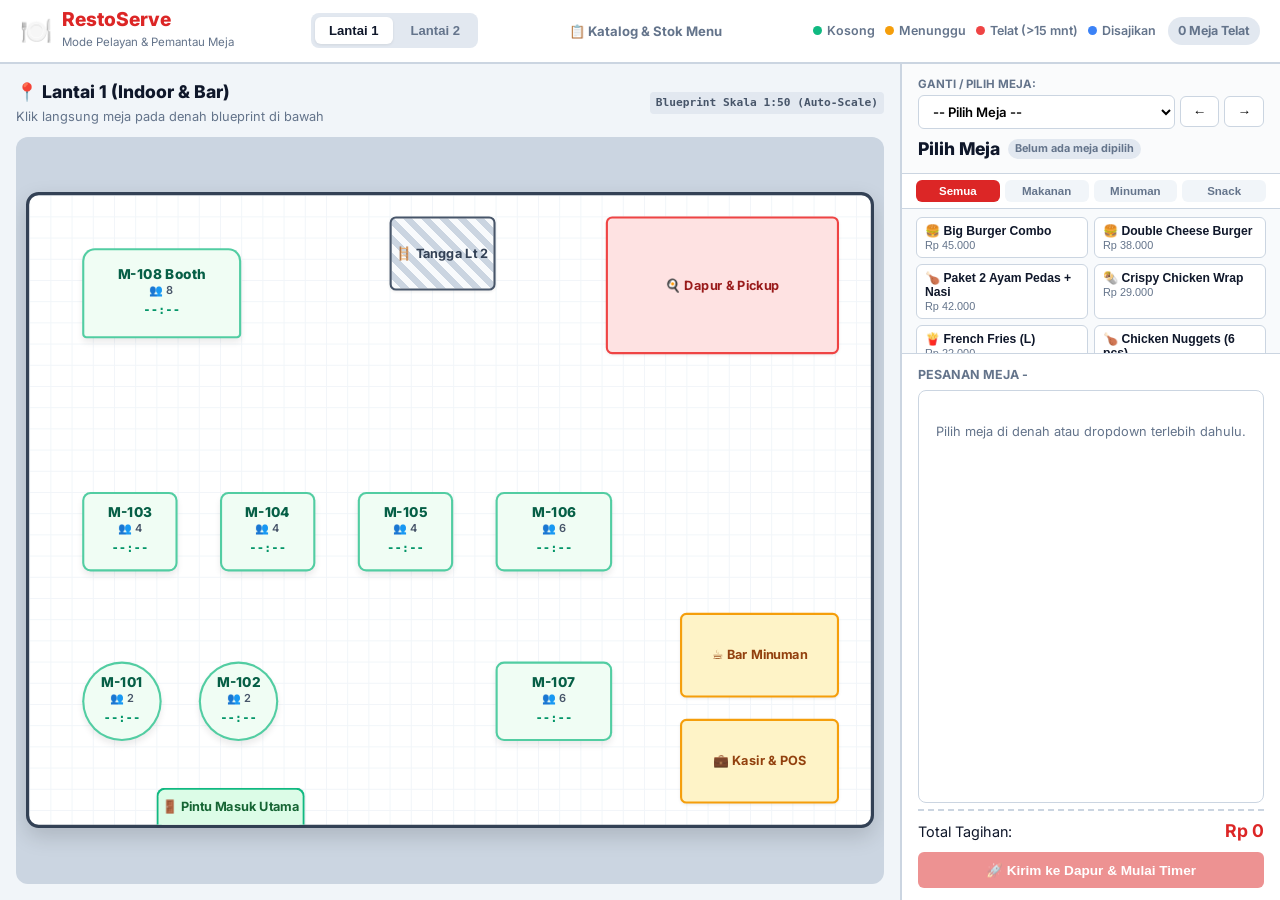
<file: index.html>
<!DOCTYPE html>
<html lang="id">
<head>
  <meta charset="UTF-8">
  <meta name="viewport" content="width=device-width, initial-scale=1.0">
  <title>RestoServe - Waiter & Table Management</title>
  
  <link rel="preconnect" href="https://fonts.googleapis.com">
  <link rel="preconnect" href="https://fonts.gstatic.com" crossorigin>
  <link href="https://fonts.googleapis.com/css2?family=Inter:wght@400;500;600;700;800&display=swap" rel="stylesheet">
  
  <link rel="stylesheet" href="css/style.css">
</head>
<body>

<!-- ================= TOPBAR NAVBAR ================= -->
  <header class="pos-topbar">
    <div class="brand">
      <span class="icon">🍽️</span>
      <div>
        <h1>RestoServe</h1>
        <small>Mode Pelayan & Pemantau Meja</small>
      </div>
    </div>

    <!-- Tombol Pengalih Lantai Denah -->
    <div class="floor-switcher">
      <button id="btn-floor-1" class="floor-btn active" onclick="switchFloor(1)">Lantai 1</button>
      <button id="btn-floor-2" class="floor-btn" onclick="switchFloor(2)">Lantai 2</button>
    </div>

    <!-- TAUTAN MENU MENU & STOK -->
    <div class="nav-links-quick">
      <a href="menu.html" class="floor-btn" style="text-decoration: none; display: inline-flex; align-items: center; gap: 5px;">
        📋 Katalog & Stok Menu
      </a>
    </div>

    <!-- Indikator Warna Status Meja & Badge Meja Telat -->
    <div class="top-status">
      <div class="legend">
        <span class="legend-item"><span class="dot available"></span> Kosong</span>
        <span class="legend-item"><span class="dot waiting"></span> Menunggu</span>
        <span class="legend-item"><span class="dot late"></span> Telat (>15 mnt)</span>
        <span class="legend-item"><span class="dot served"></span> Disajikan</span>
      </div>
      <div id="late-counter" class="late-badge">0 Meja Telat</div>
    </div>
  </header>

  <!-- ================= MAIN LAYOUT ================= -->
  <main class="pos-main">
    
    <!-- AREA KIRI: DENAH BLUEPRINT (FIXED VIRTUAL CANVAS) -->
    <section class="floor-area">
      <div class="floor-info-bar">
        <div>
          <h3 id="floor-title">📍 Lantai 1 (Indoor & Bar)</h3>
          <span id="floor-subtitle">Klik langsung meja pada denah blueprint di bawah</span>
        </div>
        <div class="blueprint-scale-tag">Blueprint Skala 1:50 (Auto-Scale)</div>
      </div>

      <!-- Wadah Viewport: Menjaga Rasio Denah Saat Resize -->
      <div class="blueprint-viewport" id="blueprint-viewport">
        <div class="blueprint-canvas" id="blueprint-canvas">
          <!-- Elemen arsitektur dan meja dirender oleh js/main.js -->
        </div>
      </div>
    </section>

    <!-- AREA KANAN: PANEL ORDER & DETAIL MEJA -->
    <aside class="order-panel" id="order-panel">
      
      <!-- Selector Meja: Dropdown & Tombol Navigasi -->
      <div class="panel-header">
        <div class="table-selector-group">
          <label for="table-dropdown-select" class="selector-label">Ganti / Pilih Meja:</label>
          <div class="selector-controls">
            <select id="table-dropdown-select" class="table-select-dropdown" onchange="selectTable(this.value)">
              <option value="">-- Pilih Meja --</option>
            </select>
            <button class="nav-table-btn" title="Meja Sebelumnya" onclick="navigateTable(-1)">&larr;</button>
            <button class="nav-table-btn" title="Meja Berikutnya" onclick="navigateTable(1)">&rarr;</button>
          </div>
          
          <div class="table-info-meta">
            <h2 id="active-table-title">Pilih Meja</h2>
            <span id="active-table-status" class="badge-status">Belum ada meja dipilih</span>
          </div>
        </div>

        <div id="active-timer-box" class="timer-display-box hidden">
          ⏱️ <span id="active-timer-val">00:00</span>
        </div>
      </div>

      <!-- Tab Kategori Menu -->
      <div class="menu-tabs">
        <button class="menu-tab-btn active" onclick="renderMenuList('all')">Semua</button>
        <button class="menu-tab-btn" onclick="renderMenuList('food')">Makanan</button>
        <button class="menu-tab-btn" onclick="renderMenuList('drink')">Minuman</button>
        <button class="menu-tab-btn" onclick="renderMenuList('snack')">Snack</button>
      </div>

      <!-- Daftar Pilihan Menu Cepat -->
      <div class="menu-items-grid" id="menu-items-container"></div>

      <!-- Detail Ringkasan Pesanan Meja Aktif -->
      <div class="order-summary-area">
        <h4>Pesanan Meja <span id="cart-table-badge">-</span></h4>
        <div class="order-list-box" id="order-items-container">
          <p class="empty-hint">Pilih meja di denah atau dropdown terlebih dahulu.</p>
        </div>
        
        <div class="total-row">
          <span>Total Tagihan:</span>
          <strong id="order-total-price">Rp 0</strong>
        </div>

        <!-- Tombol Aksi Pelayan -->
        <div class="action-buttons">
          <button id="btn-send-kitchen" class="action-btn btn-send" onclick="sendOrderToKitchen()" disabled>
            🚀 Kirim ke Dapur & Mulai Timer
          </button>
          <button id="btn-mark-served" class="action-btn btn-serve hidden" onclick="markOrderServed()">
            ✅ Makanan Sudah Sampai di Meja
          </button>
          <button id="btn-clear-table" class="action-btn btn-clear hidden" onclick="clearCurrentTable()">
            🧹 Kosongkan Meja
          </button>
        </div>
      </div>
    </aside>

  </main>

  <script src="js/main.js"></script>
</body>
</html>
</file>
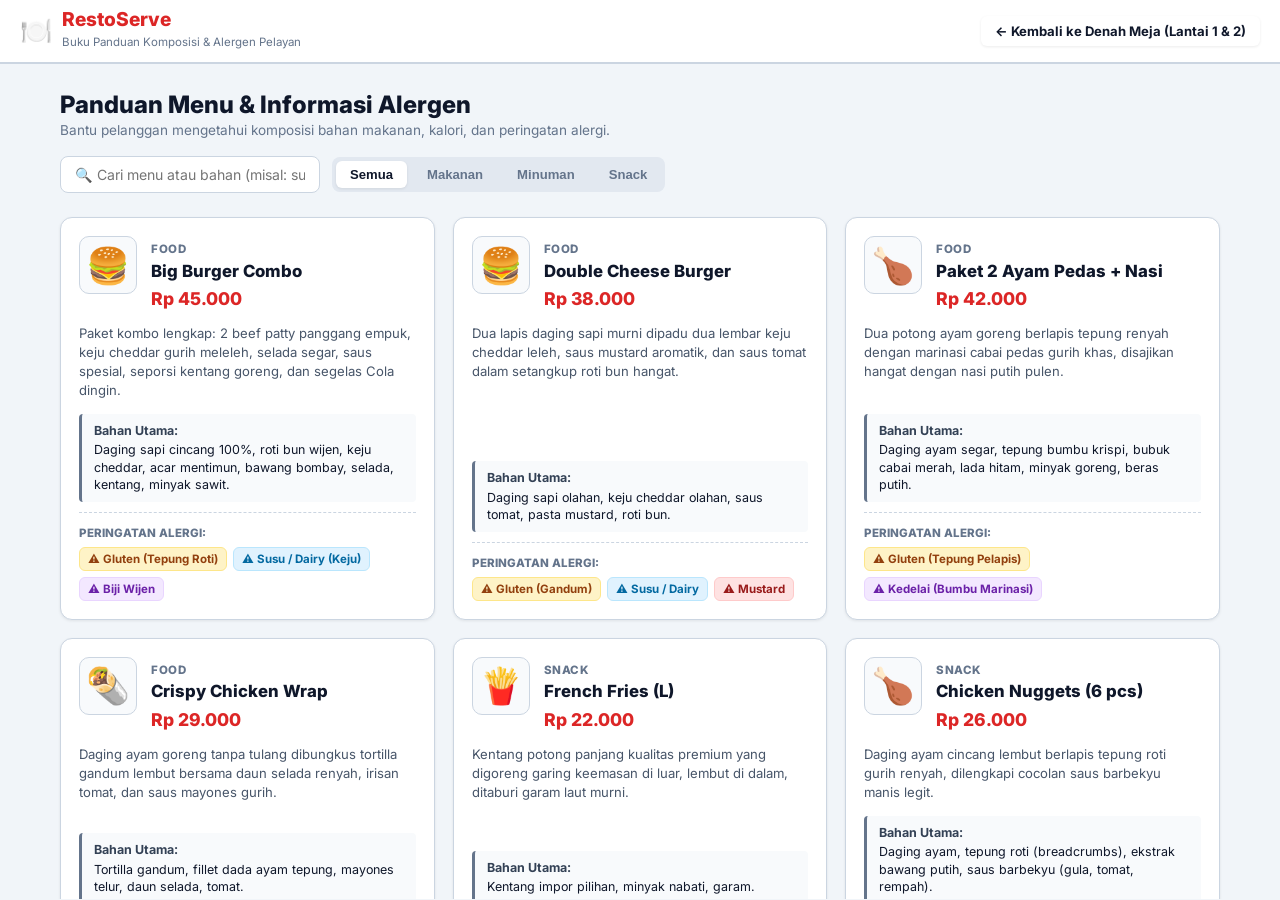
<file: menu.html>
<!DOCTYPE html>
<html lang="id">
<head>
  <meta charset="UTF-8">
  <meta name="viewport" content="width=device-width, initial-scale=1.0">
  <title>RestoServe - Informasi Menu, Komposisi & Alergen</title>
  
  <link rel="preconnect" href="https://fonts.googleapis.com">
  <link rel="preconnect" href="https://fonts.gstatic.com" crossorigin>
  <link href="https://fonts.googleapis.com/css2?family=Inter:wght@400;500;600;700;800&display=swap" rel="stylesheet">
  
  <link rel="stylesheet" href="css/style.css">
  <style>
    /* Styling khusus Panduan Komposisi & Alergen */
    .menu-page-container {
      max-width: 1200px;
      margin: 0 auto;
      padding: 24px 20px;
      width: 100%;
      overflow-y: auto;
      height: calc(100vh - 65px);
    }

    .menu-header-bar {
      display: flex;
      justify-content: space-between;
      align-items: center;
      flex-wrap: wrap;
      gap: 16px;
      margin-bottom: 24px;
    }

    .menu-header-bar h2 {
      font-size: 1.5rem;
      font-weight: 800;
      color: var(--text-dark);
    }

    .menu-header-bar p {
      font-size: 0.85rem;
      color: var(--text-muted);
    }

    .search-filter-controls {
      display: flex;
      gap: 12px;
      flex-wrap: wrap;
      align-items: center;
    }

    .search-input {
      padding: 9px 14px;
      border: 1px solid var(--border-color);
      border-radius: 8px;
      font-family: inherit;
      font-size: 0.88rem;
      width: 260px;
      outline: none;
      background-color: #ffffff;
    }

    .search-input:focus {
      border-color: var(--primary);
    }

    .category-filter-pills {
      display: flex;
      gap: 6px;
      background-color: #e2e8f0;
      padding: 4px;
      border-radius: 8px;
    }

    .filter-pill {
      padding: 6px 14px;
      border: none;
      background: transparent;
      font-size: 0.82rem;
      font-weight: 700;
      color: var(--text-muted);
      border-radius: 6px;
      cursor: pointer;
      transition: all 0.2s ease;
    }

    .filter-pill.active {
      background-color: #ffffff;
      color: var(--text-dark);
      box-shadow: var(--shadow-sm);
    }

    /* Grid Katalog Menu */
    .catalog-grid {
      display: grid;
      grid-template-columns: repeat(auto-fill, minmax(340px, 1fr));
      gap: 18px;
    }

    .menu-card-allergen {
      background-color: #ffffff;
      border: 1px solid var(--border-color);
      border-radius: 12px;
      padding: 18px;
      display: flex;
      flex-direction: column;
      justify-content: space-between;
      gap: 14px;
      box-shadow: var(--shadow-sm);
      transition: transform 0.15s ease, box-shadow 0.15s ease;
    }

    .menu-card-allergen:hover {
      box-shadow: var(--shadow-md);
      transform: translateY(-2px);
    }

    .card-top {
      display: flex;
      align-items: flex-start;
      gap: 14px;
    }

    .card-icon {
      font-size: 2.2rem;
      background-color: #f8fafc;
      border: 1px solid var(--border-color);
      width: 58px;
      height: 58px;
      display: flex;
      align-items: center;
      justify-content: center;
      border-radius: 10px;
      flex-shrink: 0;
    }

    .card-title-group {
      flex: 1;
    }

    .card-category {
      font-size: 0.72rem;
      font-weight: 800;
      text-transform: uppercase;
      color: var(--text-muted);
      letter-spacing: 0.5px;
    }

    .card-title {
      font-size: 1.05rem;
      font-weight: 800;
      color: var(--text-dark);
      margin-top: 1px;
    }

    .card-price {
      font-size: 1.1rem;
      font-weight: 800;
      color: var(--primary);
      margin-top: 4px;
    }

    .card-desc {
      font-size: 0.82rem;
      color: #475569;
      line-height: 1.45;
    }

    /* Bagian Komposisi & Alergen */
    .ingredients-box {
      background-color: #f8fafc;
      border-left: 3px solid #64748b;
      padding: 8px 12px;
      border-radius: 4px;
      font-size: 0.78rem;
    }

    .ingredients-box strong {
      display: block;
      color: #334155;
      margin-bottom: 2px;
    }

    .allergen-section {
      display: flex;
      flex-direction: column;
      gap: 6px;
      border-top: 1px dashed var(--border-color);
      padding-top: 12px;
    }

    .allergen-header {
      font-size: 0.72rem;
      font-weight: 800;
      text-transform: uppercase;
      color: #64748b;
    }

    .allergen-tags-list {
      display: flex;
      flex-wrap: wrap;
      gap: 6px;
    }

    .allergen-tag {
      font-size: 0.72rem;
      font-weight: 700;
      padding: 3px 8px;
      border-radius: 6px;
      display: inline-flex;
      align-items: center;
      gap: 4px;
    }

    /* Warna Khas Alergen */
    .tag-dairy { background-color: #e0f2fe; color: #0369a1; border: 1px solid #bae6fd; } /* Susu/Keju */
    .tag-gluten { background-color: #fef3c7; color: #92400e; border: 1px solid #fde68a; } /* Gandum/Tepung */
    .tag-egg { background-color: #ffedd5; color: #9a3412; border: 1px solid #fed7aa; } /* Telur */
    .tag-peanuts { background-color: #fee2e2; color: #991b1b; border: 1px solid #fecaca; } /* Kacang */
    .tag-soy { background-color: #f3e8ff; color: #6b21a8; border: 1px solid #e9d5ff; } /* Kedelai */
    .tag-safe { background-color: #dcfce7; color: #166534; border: 1px solid #bbf7d0; } /* Aman/Tanpa Alergen Umum */
  </style>
</head>
<body>

  <!-- ================= TOPBAR NAVBAR ================= -->
  <header class="pos-topbar">
    <div class="brand">
      <span class="icon">🍽️</span>
      <div>
        <h1>RestoServe</h1>
        <small>Buku Panduan Komposisi & Alergen Pelayan</small>
      </div>
    </div>

    <!-- Tombol Navigasi Cepat Kembali ke Denah -->
    <div>
      <a href="index.html" class="floor-btn active" style="text-decoration: none; display: inline-flex; align-items: center; gap: 6px;">
        &larr; Kembali ke Denah Meja (Lantai 1 & 2)
      </a>
    </div>
  </header>

  <!-- ================= KONTEN UTAMA ================= -->
  <main class="menu-page-container">
    
    <div class="menu-header-bar">
      <div>
        <h2>Panduan Menu & Informasi Alergen</h2>
        <p>Bantu pelanggan mengetahui komposisi bahan makanan, kalori, dan peringatan alergi.</p>
      </div>

      <div class="search-filter-controls">
        <input type="text" id="menu-search-input" class="search-input" placeholder="🔍 Cari menu atau bahan (misal: susu, kacang)..." oninput="handleSearchFilter()">
        
        <div class="category-filter-pills">
          <button class="filter-pill active" onclick="setCatalogCategory('all', this)">Semua</button>
          <button class="filter-pill" onclick="setCatalogCategory('food', this)">Makanan</button>
          <button class="filter-pill" onclick="setCatalogCategory('drink', this)">Minuman</button>
          <button class="filter-pill" onclick="setCatalogCategory('snack', this)">Snack</button>
        </div>
      </div>
    </div>

    <!-- Grid Kartu Menu -->
    <div class="catalog-grid" id="catalog-grid-container"></div>

  </main>

  <script>
    // Data Rinci Menu: Deskripsi Rasa, Bahan Utama, dan Peringatan Alergen
    const menuDetails = [
      {
        id: 'm1',
        name: 'Big Burger Combo',
        category: 'food',
        price: 45000,
        icon: '🍔',
        desc: 'Paket kombo lengkap: 2 beef patty panggang empuk, keju cheddar gurih meleleh, selada segar, saus spesial, seporsi kentang goreng, dan segelas Cola dingin.',
        ingredients: 'Daging sapi cincang 100%, roti bun wijen, keju cheddar, acar mentimun, bawang bombay, selada, kentang, minyak sawit.',
        allergens: [
          { name: 'Gluten (Tepung Roti)', type: 'tag-gluten' },
          { name: 'Susu / Dairy (Keju)', type: 'tag-dairy' },
          { name: 'Biji Wijen', type: 'tag-soy' }
        ]
      },
      {
        id: 'm2',
        name: 'Double Cheese Burger',
        category: 'food',
        price: 38000,
        icon: '🍔',
        desc: 'Dua lapis daging sapi murni dipadu dua lembar keju cheddar leleh, saus mustard aromatik, dan saus tomat dalam setangkup roti bun hangat.',
        ingredients: 'Daging sapi olahan, keju cheddar olahan, saus tomat, pasta mustard, roti bun.',
        allergens: [
          { name: 'Gluten (Gandum)', type: 'tag-gluten' },
          { name: 'Susu / Dairy', type: 'tag-dairy' },
          { name: 'Mustard', type: 'tag-peanuts' }
        ]
      },
      {
        id: 'm3',
        name: 'Paket 2 Ayam Pedas + Nasi',
        category: 'food',
        price: 42000,
        icon: '🍗',
        desc: 'Dua potong ayam goreng berlapis tepung renyah dengan marinasi cabai pedas gurih khas, disajikan hangat dengan nasi putih pulen.',
        ingredients: 'Daging ayam segar, tepung bumbu krispi, bubuk cabai merah, lada hitam, minyak goreng, beras putih.',
        allergens: [
          { name: 'Gluten (Tepung Pelapis)', type: 'tag-gluten' },
          { name: 'Kedelai (Bumbu Marinasi)', type: 'tag-soy' }
        ]
      },
      {
        id: 'm4',
        name: 'Crispy Chicken Wrap',
        category: 'food',
        price: 29000,
        icon: '🌯',
        desc: 'Daging ayam goreng tanpa tulang dibungkus tortilla gandum lembut bersama daun selada renyah, irisan tomat, dan saus mayones gurih.',
        ingredients: 'Tortilla gandum, fillet dada ayam tepung, mayones telur, daun selada, tomat.',
        allergens: [
          { name: 'Gluten (Tortilla)', type: 'tag-gluten' },
          { name: 'Telur (Mayones)', type: 'tag-egg' }
        ]
      },
      {
        id: 'm5',
        name: 'French Fries (L)',
        category: 'snack',
        price: 22000,
        icon: '🍟',
        desc: 'Kentang potong panjang kualitas premium yang digoreng garing keemasan di luar, lembut di dalam, ditaburi garam laut murni.',
        ingredients: 'Kentang impor pilihan, minyak nabati, garam.',
        allergens: [
          { name: 'Bebas Gluten / Tanpa Alergen Umum', type: 'tag-safe' }
        ]
      },
      {
        id: 'm6',
        name: 'Chicken Nuggets (6 pcs)',
        category: 'snack',
        price: 26000,
        icon: '🍗',
        desc: 'Daging ayam cincang lembut berlapis tepung roti gurih renyah, dilengkapi cocolan saus barbekyu manis legit.',
        ingredients: 'Daging ayam, tepung roti (breadcrumbs), ekstrak bawang putih, saus barbekyu (gula, tomat, rempah).',
        allergens: [
          { name: 'Gluten (Tepung Roti)', type: 'tag-gluten' },
          { name: 'Kedelai', type: 'tag-soy' }
        ]
      },
      {
        id: 'm7',
        name: 'Coca-Cola Dingin',
        category: 'drink',
        price: 12000,
        icon: '🥤',
        desc: 'Minuman kola berkarbonasi yang disajikan dingin dengan es batu kristal.',
        ingredients: 'Air berkarbonasi, sirup fruktosa, ekstrak karamel, perisa alami, kafein.',
        allergens: [
          { name: 'Bebas Alergen (Bebas Gluten & Susu)', type: 'tag-safe' }
        ]
      },
      {
        id: 'm8',
        name: 'Lemon Tea Segar',
        category: 'drink',
        price: 14000,
        icon: '🍋',
        desc: 'Seduhan daun teh hitam harum disatukan dengan perasan sari buah lemon asli dan rasa manis yang seimbang.',
        ingredients: 'Seduhan teh hitam, perasan sari buah lemon asli, gula tebu cair, air, es batu.',
        allergens: [
          { name: 'Bebas Alergen / 100% Nabati', type: 'tag-safe' }
        ]
      },
      {
        id: 'm9',
        name: 'Sundae Cokelat Belgia',
        category: 'snack',
        price: 16500,
        icon: '🍦',
        desc: 'Es krim lembut susu vanila dengan lumuran saus lelehan cokelat Belgia pekat yang nikmat dan kaya rasa.',
        ingredients: 'Susu sapi murni, krim susu kental, gula, pasta kakao Belgia, perisa vanila.',
        allergens: [
          { name: 'Susu / Laktosa (Dairy)', type: 'tag-dairy' },
          { name: 'Kedelai (Lesitin Cokelat)', type: 'tag-soy' }
        ]
      }
    ];

    let currentCategory = 'all';
    let searchQuery = '';

    function formatRupiah(amount) {
      return 'Rp ' + amount.toLocaleString('id-ID');
    }

    function renderCatalog() {
      const container = document.getElementById('catalog-grid-container');
      container.innerHTML = '';

      const filtered = menuDetails.filter(item => {
        const matchesCategory = currentCategory === 'all' || item.category === currentCategory;
        const matchesSearch = item.name.toLowerCase().includes(searchQuery.toLowerCase()) || 
                              item.desc.toLowerCase().includes(searchQuery.toLowerCase()) ||
                              item.ingredients.toLowerCase().includes(searchQuery.toLowerCase()) ||
                              item.allergens.some(a => a.name.toLowerCase().includes(searchQuery.toLowerCase()));
        return matchesCategory && matchesSearch;
      });

      if (filtered.length === 0) {
        container.innerHTML = `
          <div style="grid-column: 1 / -1; text-align: center; padding: 40px; color: var(--text-muted);">
            <p style="font-size: 1.1rem; font-weight: 700;">Menu / Bahan tidak ditemukan</p>
            <small>Coba gunakan kata kunci pencarian bahan lain seperti "susu", "gluten", atau "ayam".</small>
          </div>
        `;
        return;
      }

      filtered.forEach(item => {
        const card = document.createElement('article');
        card.className = 'menu-card-allergen';

        const allergenBadges = item.allergens.map(a => `
          <span class="allergen-tag ${a.type}">⚠️ ${a.name}</span>
        `).join('');

        card.innerHTML = `
          <div>
            <div class="card-top">
              <div class="card-icon">${item.icon}</div>
              <div class="card-title-group">
                <span class="card-category">${item.category}</span>
                <h3 class="card-title">${item.name}</h3>
                <div class="card-price">${formatRupiah(item.price)}</div>
              </div>
            </div>

            <p class="card-desc" style="margin-top: 12px;">${item.desc}</p>
          </div>

          <div style="display: flex; flex-direction: column; gap: 10px;">
            <div class="ingredients-box">
              <strong>Bahan Utama:</strong>
              ${item.ingredients}
            </div>

            <div class="allergen-section">
              <span class="allergen-header">Peringatan Alergi:</span>
              <div class="allergen-tags-list">
                ${allergenBadges}
              </div>
            </div>
          </div>
        `;

        container.appendChild(card);
      });
    }

    function setCatalogCategory(cat, element) {
      currentCategory = cat;
      document.querySelectorAll('.filter-pill').forEach(btn => btn.classList.remove('active'));
      element.classList.add('active');
      renderCatalog();
    }

    function handleSearchFilter() {
      searchQuery = document.getElementById('menu-search-input').value.trim();
      renderCatalog();
    }

    document.addEventListener('DOMContentLoaded', () => {
      renderCatalog();
    });
  </script>
</body>
</html>
</file>
<file: css/style.css>
/* ===================================================
   1. DASAR & SISTEM WARNA
   =================================================== */
:root {
  --bg-main: #f1f5f9;
  --bg-card: #ffffff;
  --text-dark: #0f172a;
  --text-muted: #64748b;
  --border-color: #cbd5e1;

  /* Fast Food Red & Amber */
  --primary: #dc2626;
  --primary-hover: #b91c1c;
  --secondary: #f59e0b;

  /* Status Warna Meja */
  --status-available: #10b981;
  --status-waiting: #f59e0b;
  --status-late: #ef4444;
  --status-served: #3b82f6;

  --shadow-sm: 0 1px 3px rgba(0, 0, 0, 0.08);
  --shadow-md: 0 4px 12px rgba(0, 0, 0, 0.1);
  --shadow-lg: 0 10px 25px rgba(0, 0, 0, 0.15);
}

* {
  margin: 0;
  padding: 0;
  box-sizing: border-box;
}

body {
  font-family: 'Inter', system-ui, -apple-system, sans-serif;
  background-color: var(--bg-main);
  color: var(--text-dark);
  line-height: 1.4;
  height: 100vh;
  display: flex;
  flex-direction: column;
  overflow: hidden;
}

.hidden {
  display: none !important;
}

/* ===================================================
   2. NAVBAR / TOPBAR
   =================================================== */
.pos-topbar {
  background-color: #ffffff;
  border-bottom: 2px solid var(--border-color);
  padding: 10px 20px;
  display: flex;
  align-items: center;
  justify-content: space-between;
  flex-shrink: 0;
  z-index: 20;
  gap: 12px;
}

.brand {
  display: flex;
  align-items: center;
  gap: 10px;
  flex-shrink: 0;
}

.brand .icon {
  font-size: 26px;
}

.brand h1 {
  font-size: 1.2rem;
  font-weight: 800;
  color: var(--primary);
  line-height: 1;
}

.brand small {
  font-size: 0.72rem;
  color: var(--text-muted);
}

.floor-switcher {
  display: flex;
  background-color: #e2e8f0;
  padding: 4px;
  border-radius: 8px;
  gap: 4px;
}

.floor-btn {
  padding: 6px 14px;
  border: none;
  background: transparent;
  font-size: 0.82rem;
  font-weight: 700;
  color: var(--text-muted);
  border-radius: 6px;
  cursor: pointer;
  transition: all 0.2s ease;
  white-space: nowrap;
}

.floor-btn.active {
  background-color: #ffffff;
  color: var(--text-dark);
  box-shadow: var(--shadow-sm);
}

.top-status {
  display: flex;
  align-items: center;
  gap: 12px;
  flex-shrink: 0;
}

.legend {
  display: flex;
  gap: 10px;
  font-size: 0.78rem;
  font-weight: 600;
  color: var(--text-muted);
}

.legend-item {
  display: flex;
  align-items: center;
  gap: 5px;
  white-space: nowrap;
}

.dot {
  width: 9px;
  height: 9px;
  border-radius: 50%;
  display: inline-block;
}

.dot.available { background-color: var(--status-available); }
.dot.waiting { background-color: var(--status-waiting); }
.dot.late { background-color: var(--status-late); }
.dot.served { background-color: var(--status-served); }

.late-badge {
  background-color: #e2e8f0;
  color: var(--text-muted);
  padding: 5px 10px;
  border-radius: 20px;
  font-size: 0.78rem;
  font-weight: 700;
  white-space: nowrap;
}

.late-badge.alert {
  background-color: var(--status-late);
  color: #ffffff;
  animation: pulse 1.5s infinite;
}

/* ===================================================
   3. STRUKTUR UTAMA
   =================================================== */
.pos-main {
  display: grid;
  grid-template-columns: 1fr minmax(320px, 380px);
  flex: 1;
  overflow: hidden;
  height: calc(100vh - 65px);
}

/* ===================================================
   4. DENAH BLUEPRINT VIEWPORT & FIXED CANVAS
   =================================================== */
.floor-area {
  padding: 16px;
  display: flex;
  flex-direction: column;
  gap: 10px;
  background-color: var(--bg-main);
  overflow: hidden;
}

.floor-info-bar {
  display: flex;
  justify-content: space-between;
  align-items: center;
  flex-shrink: 0;
}

.floor-info-bar h3 {
  font-size: 1.1rem;
  font-weight: 800;
}

.floor-info-bar span {
  font-size: 0.8rem;
  color: var(--text-muted);
}

.blueprint-scale-tag {
  font-size: 0.7rem;
  font-family: monospace;
  background-color: #e2e8f0;
  padding: 3px 6px;
  border-radius: 4px;
  font-weight: 600;
  color: #475569;
}

/* Viewport penampung yang beradaptasi dengan ukuran layar */
.blueprint-viewport {
  flex: 1;
  width: 100%;
  display: flex;
  align-items: center;
  justify-content: center;
  overflow: hidden;
  background-color: #cbd5e1;
  border-radius: 12px;
  padding: 10px;
  position: relative;
}

/* Kanvas Blueprint Terkunci pada Resolusi Virtual 800x600 px */
.blueprint-canvas {
  position: relative !important;
  width: 800px !important;
  height: 600px !important;
  min-width: 800px !important;
  min-height: 600px !important;
  background-color: #ffffff;
  background-image: 
    linear-gradient(to right, #f1f5f9 1px, transparent 1px),
    linear-gradient(to bottom, #f1f5f9 1px, transparent 1px);
  background-size: 20px 20px;
  border: 3px solid #334155;
  border-radius: 12px;
  box-shadow: 0 8px 20px rgba(0, 0, 0, 0.15);
  transform-origin: center center;
  transition: transform 0.05s ease-out;
  flex-shrink: 0;
  user-select: none;
}

/* Fasilitas Arsitektur Statis */
.blueprint-zone {
  position: absolute;
  background-color: #ffffff;
  border: 2px solid #64748b;
  border-radius: 6px;
  display: flex;
  align-items: center;
  justify-content: center;
  text-align: center;
  font-size: 0.75rem;
  font-weight: 700;
  color: #334155;
  z-index: 1;
  box-shadow: var(--shadow-sm);
}

.blueprint-zone.kitchen {
  background-color: #fee2e2;
  border-color: #ef4444;
  color: #991b1b;
}

.blueprint-zone.cashier, .blueprint-zone.bar {
  background-color: #fef3c7;
  border-color: #f59e0b;
  color: #92400e;
}

.blueprint-zone.entrance {
  background-color: #dcfce7;
  border-color: #10b981;
  color: #166534;
  border-bottom: none;
  border-radius: 8px 8px 0 0;
}

.blueprint-zone.stairs {
  background: repeating-linear-gradient(
    45deg,
    #f8fafc,
    #f8fafc 6px,
    #cbd5e1 6px,
    #cbd5e1 12px
  );
  border-color: #475569;
}

.blueprint-zone.toilet {
  background-color: #f1f5f9;
  border-color: #94a3b8;
}

.blueprint-divider {
  position: absolute;
  display: flex;
  justify-content: center;
  z-index: 1;
}

.divider-text {
  background-color: #ffffff;
  padding: 2px 14px;
  font-size: 0.72rem;
  font-weight: 800;
  letter-spacing: 1px;
  color: #64748b;
  transform: translateY(-50%);
  border-radius: 4px;
  border: 1px dashed #cbd5e1;
}

/* ===================================================
   5. MEJA TOP-DOWN VIEW PADA DENAH
   =================================================== */
.table-card {
  position: absolute !important;
  display: flex !important;
  align-items: center;
  justify-content: center;
  cursor: pointer;
  z-index: 5;
  box-shadow: 0 4px 6px rgba(0, 0, 0, 0.08);
  transition: transform 0.15s ease, box-shadow 0.15s ease;
  user-select: none;
  border: 2px solid var(--border-color);
  background-color: #ffffff;
  box-sizing: border-box;
}

.table-card:hover {
  transform: scale(1.08);
  box-shadow: 0 6px 14px rgba(0, 0, 0, 0.18);
  z-index: 10;
}

.table-card.selected {
  outline: 3px solid #0f172a !important;
  outline-offset: 3px;
  z-index: 15;
}

/* Variasi Bentuk Meja */
.table-card.table-round { border-radius: 50%; }
.table-card.table-rect { border-radius: 8px; }
.table-card.table-booth { border-radius: 12px 12px 4px 4px; }
.table-card.table-vip { border-radius: 10px; }

.table-blueprint-inner {
  display: flex;
  flex-direction: column;
  align-items: center;
  justify-content: center;
  text-align: center;
  gap: 1px;
  pointer-events: none;
}

.table-name {
  font-weight: 800;
  font-size: 0.8rem;
  line-height: 1;
}

.table-capacity {
  font-size: 0.65rem;
  font-weight: 600;
  color: #475569;
}

.table-timer {
  font-family: monospace;
  font-weight: 800;
  font-size: 0.72rem;
  margin-top: 1px;
}

/* Status Indikator Meja */
.table-card.available {
  border-color: rgba(16, 185, 129, 0.7);
  background-color: #f0fdf4;
}
.table-card.available .table-name { color: #065f46; }
.table-card.available .table-timer { color: #059669; }

.table-card.waiting {
  border-color: rgba(245, 158, 11, 0.8);
  background-color: #fffbeb;
}
.table-card.waiting .table-name { color: #92400e; }
.table-card.waiting .table-timer { color: #b45309; }

.table-card.late {
  border-color: var(--status-late);
  background-color: #fef2f2;
  animation: pulse-border 1.5s infinite;
}
.table-card.late .table-name,
.table-card.late .table-timer {
  color: var(--status-late);
  font-weight: 900;
}

.table-card.served {
  border-color: rgba(59, 130, 246, 0.7);
  background-color: #eff6ff;
}
.table-card.served .table-name { color: #1e40af; }
.table-card.served .table-timer { color: #2563eb; }

/* ===================================================
   6. PANEL ORDER & KASIR (AREA KANAN)
   =================================================== */
.order-panel {
  background-color: #ffffff;
  border-left: 2px solid var(--border-color);
  display: flex;
  flex-direction: column;
  overflow: hidden;
  height: 100%;
}

.panel-header {
  padding: 12px 16px;
  border-bottom: 1px solid var(--border-color);
  display: flex;
  justify-content: space-between;
  align-items: flex-start;
  background-color: #fafbfc;
}

.table-selector-group {
  flex: 1;
}

.selector-label {
  display: block;
  font-size: 0.72rem;
  font-weight: 700;
  color: var(--text-muted);
  text-transform: uppercase;
  margin-bottom: 3px;
}

.selector-controls {
  display: flex;
  gap: 5px;
  align-items: center;
  margin-bottom: 8px;
}

.table-select-dropdown {
  flex: 1;
  padding: 7px 10px;
  font-size: 0.82rem;
  border-radius: 6px;
  border: 1px solid var(--border-color);
  font-family: inherit;
  font-weight: 600;
  background-color: #ffffff;
  outline: none;
}

.nav-table-btn {
  padding: 7px 12px;
  border: 1px solid var(--border-color);
  background-color: #ffffff;
  border-radius: 6px;
  cursor: pointer;
  font-size: 0.85rem;
  font-weight: bold;
}
.nav-table-btn:hover {
  background-color: #f1f5f9;
}

.table-info-meta {
  display: flex;
  align-items: center;
  gap: 8px;
}

.table-info-meta h2 {
  font-size: 1.1rem;
  font-weight: 800;
  margin: 0;
}

.badge-status {
  font-size: 0.68rem;
  padding: 2px 7px;
  border-radius: 12px;
  font-weight: 700;
  background-color: #e2e8f0;
  color: var(--text-muted);
}
.badge-status.badge-available { background-color: #d1fae5; color: #065f46; }
.badge-status.badge-waiting { background-color: #fef3c7; color: #92400e; }
.badge-status.badge-served { background-color: #dbeafe; color: #1e40af; }

.timer-display-box {
  background-color: #f1f5f9;
  padding: 5px 10px;
  border-radius: 6px;
  font-weight: 800;
  font-size: 0.88rem;
}
.timer-display-box.timer-late {
  background-color: #fee2e2;
  color: var(--status-late);
  animation: pulse 1.5s infinite;
}

/* Tabs Kategori Menu */
.menu-tabs {
  display: flex;
  padding: 6px 14px;
  gap: 5px;
  border-bottom: 1px solid var(--border-color);
  background-color: #ffffff;
}

.menu-tab-btn {
  flex: 1;
  padding: 5px;
  border: none;
  background-color: #f1f5f9;
  border-radius: 6px;
  font-size: 0.72rem;
  font-weight: 700;
  cursor: pointer;
  color: var(--text-muted);
}

.menu-tab-btn.active {
  background-color: var(--primary);
  color: #ffffff;
}

/* Grid Menu Cepat */
.menu-items-grid {
  display: grid;
  grid-template-columns: repeat(2, 1fr);
  gap: 6px;
  padding: 8px 14px;
  max-height: 145px;
  overflow-y: auto;
  border-bottom: 1px solid var(--border-color);
  background-color: #f8fafc;
}

.menu-btn {
  display: flex;
  flex-direction: column;
  padding: 6px 8px;
  background-color: #ffffff;
  border: 1px solid var(--border-color);
  border-radius: 6px;
  cursor: pointer;
  text-align: left;
  transition: border-color 0.15s ease;
}
.menu-btn:hover {
  border-color: var(--primary);
}

.menu-name {
  font-size: 0.76rem;
  font-weight: 700;
  color: var(--text-dark);
}

.menu-price {
  font-size: 0.68rem;
  color: var(--text-muted);
  margin-top: 1px;
}

/* Keranjang & Ringkasan */
.order-summary-area {
  display: flex;
  flex-direction: column;
  flex: 1;
  padding: 12px 16px;
  overflow: hidden;
}

.order-summary-area h4 {
  font-size: 0.78rem;
  text-transform: uppercase;
  color: var(--text-muted);
  margin-bottom: 6px;
}

.order-list-box {
  flex: 1;
  overflow-y: auto;
  border: 1px solid var(--border-color);
  border-radius: 8px;
  padding: 8px;
  background-color: #ffffff;
}

.empty-hint {
  font-size: 0.8rem;
  color: var(--text-muted);
  text-align: center;
  margin-top: 24px;
}

.cart-items-list {
  list-style: none;
  display: flex;
  flex-direction: column;
  gap: 6px;
}

.cart-item {
  display: flex;
  align-items: center;
  justify-content: space-between;
  padding-bottom: 6px;
  border-bottom: 1px solid #f1f5f9;
  font-size: 0.82rem;
}

.cart-item-name {
  flex: 1;
  display: flex;
  flex-direction: column;
}
.cart-item-name small {
  color: var(--text-muted);
  font-size: 0.68rem;
}

.cart-qty-control {
  display: flex;
  align-items: center;
  gap: 5px;
  margin: 0 8px;
}

.qty-btn {
  width: 20px;
  height: 20px;
  border: 1px solid var(--border-color);
  background-color: #ffffff;
  border-radius: 4px;
  cursor: pointer;
  font-weight: bold;
}

.qty-number {
  font-weight: 700;
  font-size: 0.78rem;
  min-width: 18px;
  text-align: center;
}

.cart-subtotal {
  font-weight: 700;
  font-size: 0.82rem;
}

.total-row {
  display: flex;
  justify-content: space-between;
  align-items: center;
  padding: 8px 0;
  border-top: 2px dashed var(--border-color);
  margin-top: 6px;
  font-size: 0.9rem;
}

.total-row strong {
  font-size: 1.1rem;
  color: var(--primary);
}

.action-buttons {
  display: flex;
  flex-direction: column;
  gap: 6px;
}

.action-btn {
  width: 100%;
  padding: 10px;
  border: none;
  border-radius: 6px;
  font-size: 0.85rem;
  font-weight: 700;
  cursor: pointer;
}
.action-btn:disabled {
  opacity: 0.5;
  cursor: not-allowed;
}

.btn-send { background-color: var(--primary); color: #ffffff; }
.btn-send:hover:not(:disabled) { background-color: var(--primary-hover); }
.btn-serve { background-color: var(--status-served); color: #ffffff; }
.btn-clear { background-color: #334155; color: #ffffff; }

/* ===================================================
   7. ANIMASI
   =================================================== */
@keyframes pulse {
  0% { transform: scale(1); }
  50% { transform: scale(1.05); }
  100% { transform: scale(1); }
}

@keyframes pulse-border {
  0% { box-shadow: 0 0 0 0 rgba(239, 68, 68, 0.4); }
  70% { box-shadow: 0 0 0 8px rgba(239, 68, 68, 0); }
  100% { box-shadow: 0 0 0 0 rgba(239, 68, 68, 0); }
}

/* ===================================================
   8. MEDIA QUERIES (LAYAR PORTRAIT / DI BAWAH 900PX)
   =================================================== */
@media (max-width: 900px) {
  body {
    height: auto;
    overflow-y: auto;
  }

  .pos-topbar {
    padding: 8px 12px;
  }
  .brand small, .legend-item:nth-child(4) {
    display: none;
  }

  .pos-main {
    grid-template-columns: 1fr;
    height: auto;
    overflow: visible;
  }

  .blueprint-viewport {
    height: 480px;
  }

  .order-panel {
    border-left: none;
    border-top: 3px solid #0f172a;
    height: auto;
    overflow: visible;
  }

  .order-list-box {
    max-height: 240px;
  }
}
</file>
